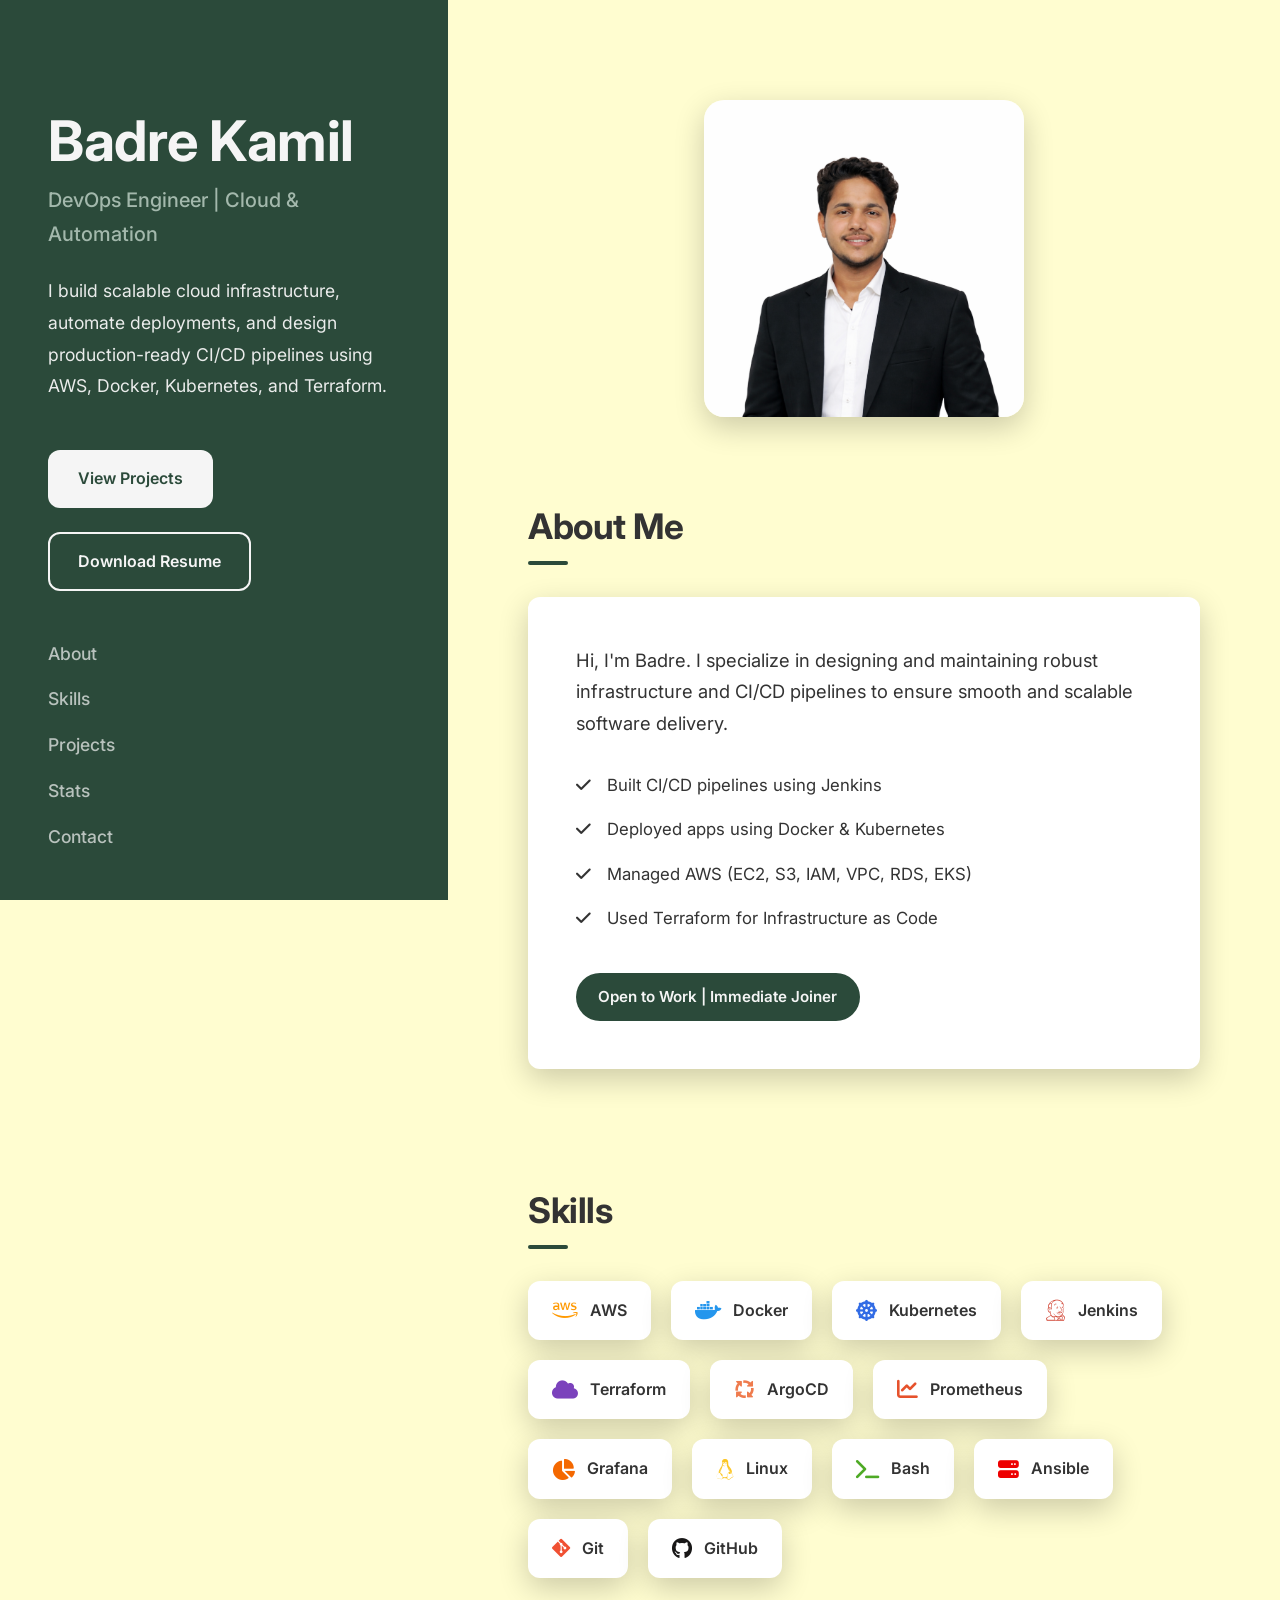
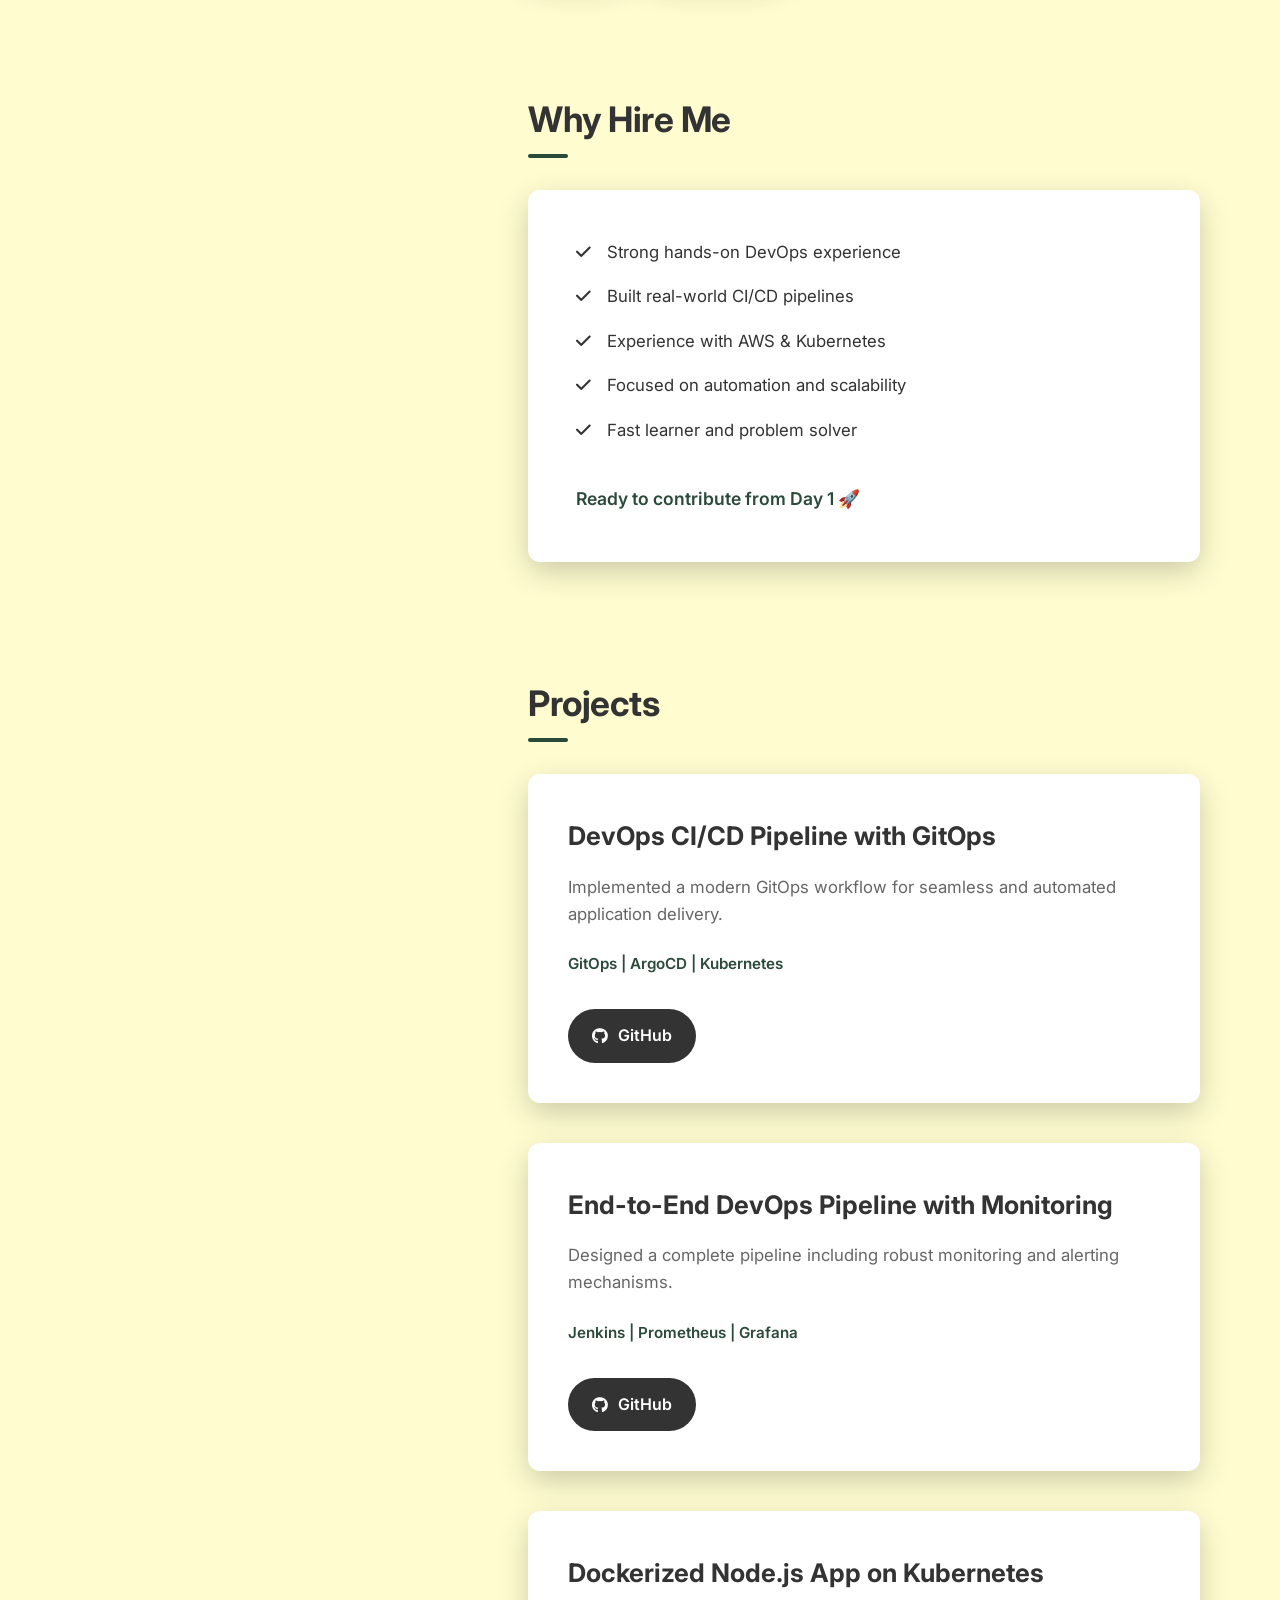
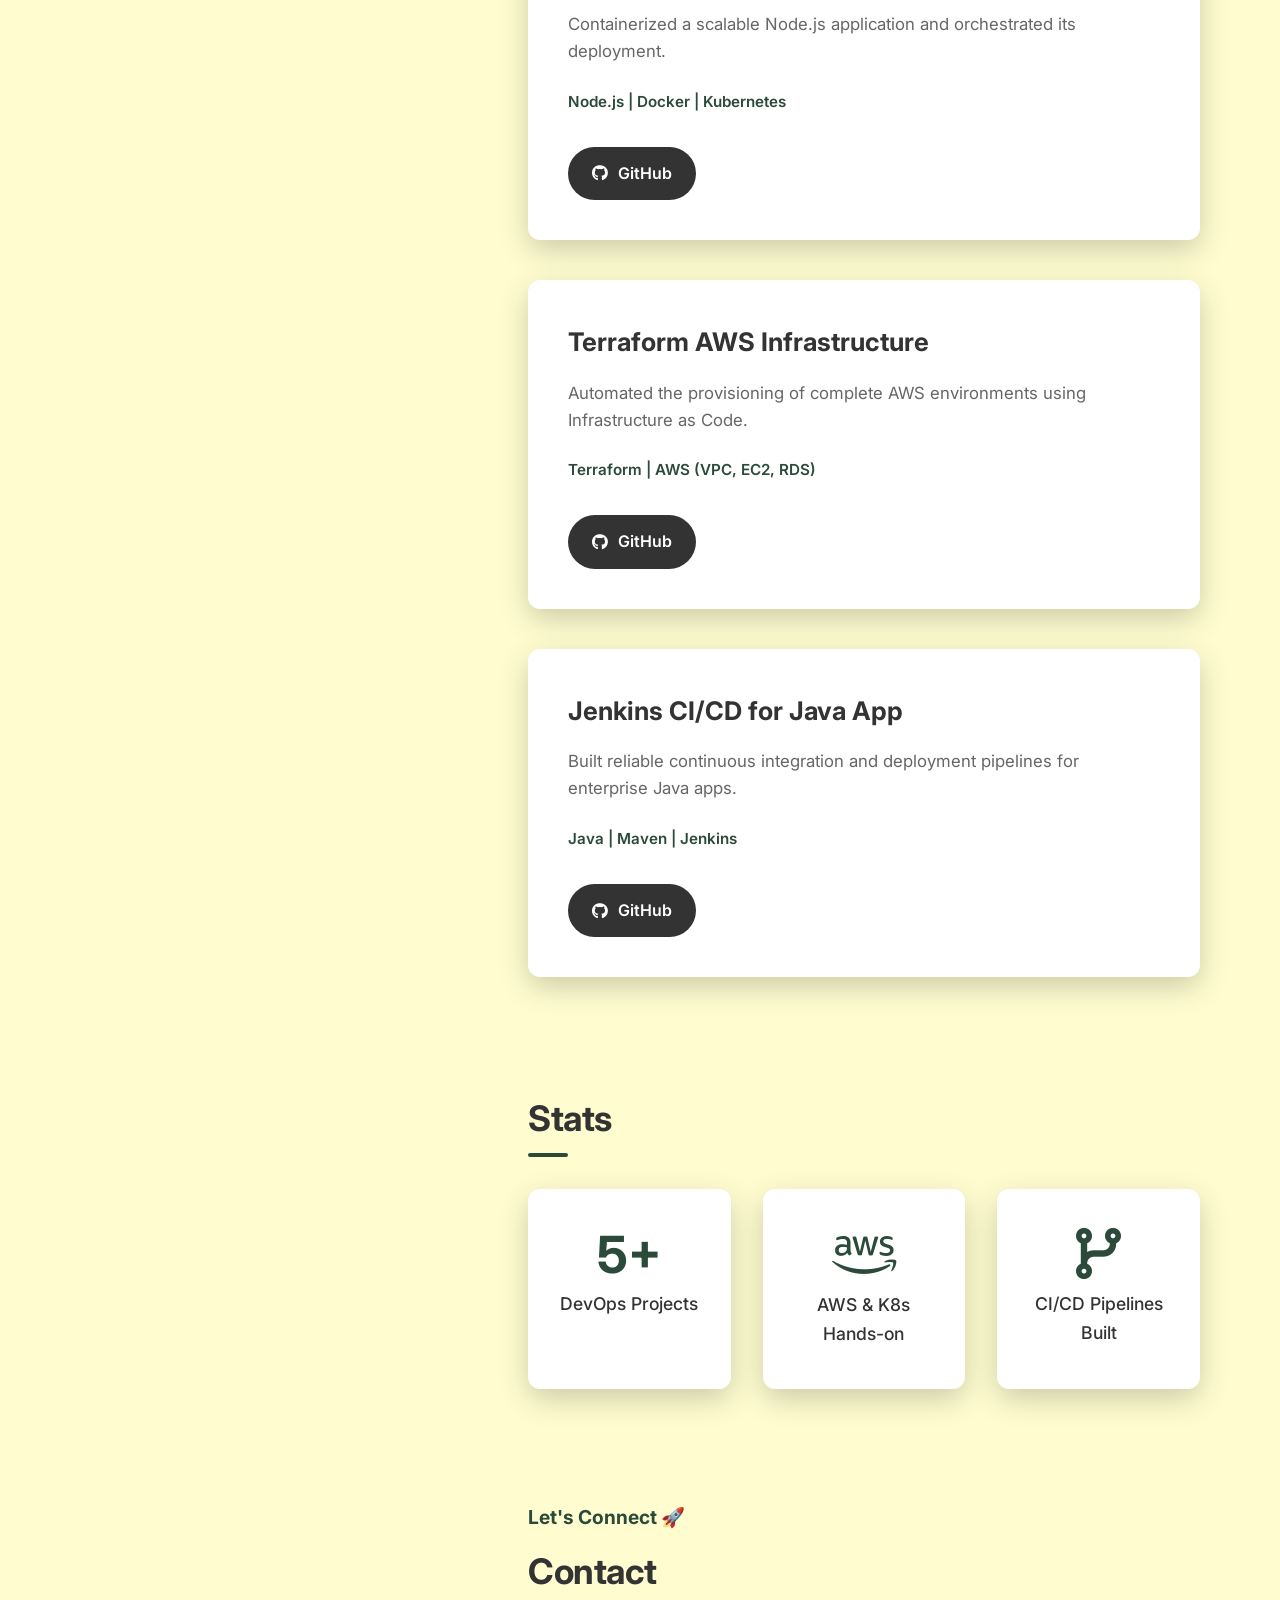
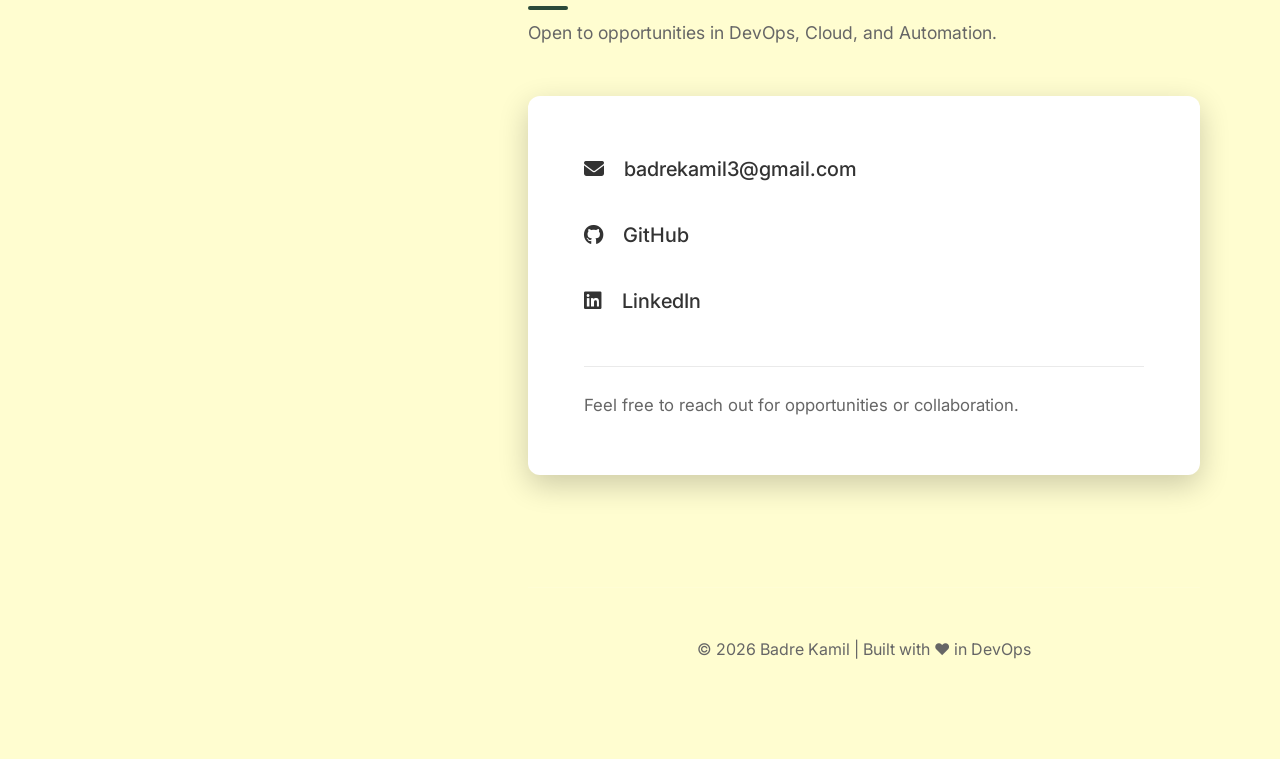
<file: index.html>
<!DOCTYPE html>
<html lang="en">
<head>
    <meta charset="UTF-8">
    <meta name="viewport" content="width=device-width, initial-scale=1.0">
    <title>Badre Kamil - DevOps Engineer Portfolio</title>
    <meta name="description" content="Portfolio of Badre Kamil, a DevOps Engineer specializing in cloud infrastructure, CI/CD, AWS, Docker, Kubernetes, and Terraform.">
    
    <!-- Google Fonts: Inter -->
    <link rel="preconnect" href="https://fonts.googleapis.com">
    <link rel="preconnect" href="https://fonts.gstatic.com" crossorigin>
    <link href="https://fonts.googleapis.com/css2?family=Inter:wght@400;500;600;700&display=swap" rel="stylesheet">
    
    <!-- Font Awesome for Icons -->
    <link rel="stylesheet" href="https://cdnjs.cloudflare.com/ajax/libs/font-awesome/6.4.0/css/all.min.css">

    <link rel="stylesheet" href="style.css">
</head>
<body>

    <main class="container">
        <!-- Left Side (35%) -->
        <aside class="sidebar">
            <div class="sidebar-content">
                <header class="hero">
                    <h1 class="name">Badre Kamil</h1>
                    <h2 class="role">DevOps Engineer | Cloud & Automation</h2>
                    <p class="description">
                        I build scalable cloud infrastructure, automate deployments, and design production-ready CI/CD pipelines using AWS, Docker, Kubernetes, and Terraform.
                    </p>
                    <div class="hero-buttons">
                        <a href="#projects" class="btn btn-solid">View Projects</a>
                        <a href="resume.pdf" class="btn btn-outline" download target="_blank">Download Resume</a>
                    </div>
                </header>

                <nav class="desktop-nav">
                    <ul>
                        <li><a href="#about">About</a></li>
                        <li><a href="#skills">Skills</a></li>
                        <li><a href="#projects">Projects</a></li>
                        <li><a href="#stats">Stats</a></li>
                        <li><a href="#contact">Contact</a></li>
                    </ul>
                </nav>
            </div>
        </aside>

        <!-- Right Side (65%) -->
        <div class="content-area">
            
            <section id="hero-right" class="section hero-image-section reveal">
                <!-- Image for the right side of the hero -->
                <img src="kamil.png" alt="Badre Kamil Profile" class="hero-image">
            </section>

            <section id="about" class="section reveal">
                <h2 class="section-title">About Me</h2>
                <div class="card about-card">
                    <p class="intro">Hi, I'm Badre. I specialize in designing and maintaining robust infrastructure and CI/CD pipelines to ensure smooth and scalable software delivery.</p>
                    <ul class="bullet-points">
                        <li><i class="fa-solid fa-check"></i> Built CI/CD pipelines using Jenkins</li>
                        <li><i class="fa-solid fa-check"></i> Deployed apps using Docker & Kubernetes</li>
                        <li><i class="fa-solid fa-check"></i> Managed AWS (EC2, S3, IAM, VPC, RDS, EKS)</li>
                        <li><i class="fa-solid fa-check"></i> Used Terraform for Infrastructure as Code</li>
                    </ul>
                    <div class="badge">Open to Work | Immediate Joiner</div>
                </div>
            </section>

            <section id="skills" class="section reveal">
                <h2 class="section-title">Skills</h2>
                <div class="skills-grid">
                    <div class="skill-item" style="--brand-color: #FF9900;"><i class="fa-brands fa-aws"></i> AWS</div>
                    <div class="skill-item" style="--brand-color: #2496ED;"><i class="fa-brands fa-docker"></i> Docker</div>
                    <div class="skill-item" style="--brand-color: #326CE5;"><i class="fa-solid fa-dharmachakra"></i> Kubernetes</div>
                    <div class="skill-item" style="--brand-color: #D24939;"><i class="fa-brands fa-jenkins"></i> Jenkins</div>
                    <div class="skill-item" style="--brand-color: #7B42BC;"><i class="fa-solid fa-cloud"></i> Terraform</div>
                    <div class="skill-item" style="--brand-color: #EF7B4D;"><i class="fa-solid fa-arrows-spin"></i> ArgoCD</div>
                    <div class="skill-item" style="--brand-color: #E6522C;"><i class="fa-solid fa-chart-line"></i> Prometheus</div>
                    <div class="skill-item" style="--brand-color: #F46800;"><i class="fa-solid fa-chart-pie"></i> Grafana</div>
                    <div class="skill-item" style="--brand-color: #FCC624;"><i class="fa-brands fa-linux"></i> Linux</div>
                    <div class="skill-item" style="--brand-color: #4EAA25;"><i class="fa-solid fa-terminal"></i> Bash</div>
                    <div class="skill-item" style="--brand-color: #EE0000;"><i class="fa-solid fa-server"></i> Ansible</div>
                    <div class="skill-item" style="--brand-color: #F05032;"><i class="fa-brands fa-git-alt"></i> Git</div>
                    <div class="skill-item" style="--brand-color: #181717;"><i class="fa-brands fa-github"></i> GitHub</div>
                </div>
            </section>

            <section id="why-hire-me" class="section reveal">
                <h2 class="section-title">Why Hire Me</h2>
                <div class="card about-card">
                    <ul class="bullet-points">
                        <li><i class="fa-solid fa-check"></i> Strong hands-on DevOps experience</li>
                        <li><i class="fa-solid fa-check"></i> Built real-world CI/CD pipelines</li>
                        <li><i class="fa-solid fa-check"></i> Experience with AWS & Kubernetes</li>
                        <li><i class="fa-solid fa-check"></i> Focused on automation and scalability</li>
                        <li><i class="fa-solid fa-check"></i> Fast learner and problem solver</li>
                    </ul>
                    <div style="margin-top: 2rem; font-weight: 600; font-size: 1.1rem; color: var(--left-bg);">
                        Ready to contribute from Day 1 🚀
                    </div>
                </div>
            </section>

            <section id="projects" class="section reveal">
                <h2 class="section-title">Projects</h2>
                <div class="projects-list">
                    
                    <div class="card project-card">
                        <h3 class="project-title">DevOps CI/CD Pipeline with GitOps</h3>
                        <p class="project-desc">Implemented a modern GitOps workflow for seamless and automated application delivery.</p>
                        <div class="tech-stack">GitOps | ArgoCD | Kubernetes</div>
                        <a href="https://github.com" target="_blank" class="btn btn-github"><i class="fa-brands fa-github"></i> GitHub</a>
                    </div>

                    <div class="card project-card">
                        <h3 class="project-title">End-to-End DevOps Pipeline with Monitoring</h3>
                        <p class="project-desc">Designed a complete pipeline including robust monitoring and alerting mechanisms.</p>
                        <div class="tech-stack">Jenkins | Prometheus | Grafana</div>
                        <a href="https://github.com" target="_blank" class="btn btn-github"><i class="fa-brands fa-github"></i> GitHub</a>
                    </div>

                    <div class="card project-card">
                        <h3 class="project-title">Dockerized Node.js App on Kubernetes</h3>
                        <p class="project-desc">Containerized a scalable Node.js application and orchestrated its deployment.</p>
                        <div class="tech-stack">Node.js | Docker | Kubernetes</div>
                        <a href="https://github.com" target="_blank" class="btn btn-github"><i class="fa-brands fa-github"></i> GitHub</a>
                    </div>

                    <div class="card project-card">
                        <h3 class="project-title">Terraform AWS Infrastructure</h3>
                        <p class="project-desc">Automated the provisioning of complete AWS environments using Infrastructure as Code.</p>
                        <div class="tech-stack">Terraform | AWS (VPC, EC2, RDS)</div>
                        <a href="https://github.com" target="_blank" class="btn btn-github"><i class="fa-brands fa-github"></i> GitHub</a>
                    </div>

                    <div class="card project-card">
                        <h3 class="project-title">Jenkins CI/CD for Java App</h3>
                        <p class="project-desc">Built reliable continuous integration and deployment pipelines for enterprise Java apps.</p>
                        <div class="tech-stack">Java | Maven | Jenkins</div>
                        <a href="https://github.com" target="_blank" class="btn btn-github"><i class="fa-brands fa-github"></i> GitHub</a>
                    </div>

                </div>
            </section>

            <section id="stats" class="section reveal">
                <h2 class="section-title">Stats</h2>
                <div class="stats-grid">
                    <div class="card stat-card">
                        <div class="stat-number">5+</div>
                        <div class="stat-label">DevOps Projects</div>
                    </div>
                    <div class="card stat-card">
                        <div class="stat-number"><i class="fa-brands fa-aws"></i></div>
                        <div class="stat-label">AWS & K8s Hands-on</div>
                    </div>
                    <div class="card stat-card">
                        <div class="stat-number"><i class="fa-solid fa-code-branch"></i></div>
                        <div class="stat-label">CI/CD Pipelines Built</div>
                    </div>
                </div>
            </section>

            <section id="contact" class="section mb-large reveal">
                <div style="color: var(--left-bg); font-weight: 700; font-size: 1.2rem; margin-bottom: 0.5rem;">Let's Connect 🚀</div>
                <h2 class="section-title" style="margin-bottom: 1rem;">Contact</h2>
                <p style="font-size: 1.1rem; color: var(--text-light); margin-bottom: 3rem;">
                    Open to opportunities in DevOps, Cloud, and Automation.
                </p>
                <div class="card contact-card" style="padding: 3.5rem; gap: 2rem;">
                    <a href="mailto:badrekamil3@gmail.com" class="contact-link"><i class="fa-solid fa-envelope"></i> badrekamil3@gmail.com</a>
                    <a href="https://github.com" target="_blank" class="contact-link"><i class="fa-brands fa-github"></i> GitHub</a>
                    <a href="https://www.linkedin.com/in/badre-kamil" target="_blank" class="contact-link"><i class="fa-brands fa-linkedin"></i> LinkedIn</a>
                    
                    <p style="margin-top: 1rem; color: var(--text-light); font-size: 1.05rem; border-top: 1px solid #eaeaea; padding-top: 1.5rem;">
                        Feel free to reach out for opportunities or collaboration.
                    </p>
                </div>
            </section>

            <footer class="footer">
                <p>&copy; 2026 Badre Kamil | Built with ❤️ in DevOps</p>
            </footer>

        </div>
    </main>

    <script src="script.js" defer></script>
</body>
</html>
</file>
<file: style.css>
:root {
    --left-bg: #2B4A3A; /* Improved lighter premium green */
    --right-true-bg: #FFFDD0; /* Clean light cream background */
    --primary-color: #2B4A3A; 
    --text-main: #333333; /* Dark text for high contrast on cream bg */
    --text-white: #F5F5F5; /* Off-white for left sidebar readability */
    --text-light: #666666; /* Darker grey for descriptions */
    --card-bg: #FFFFFF; /* Clean white card layout */
    --border-radius: 12px;
    --font-main: 'Inter', sans-serif;
    --shadow-soft: 0 10px 30px rgba(0,0,0,0.2);
    --shadow-hover: 0 15px 40px rgba(0,0,0,0.3);
    --transition: all 0.3s ease;
}

* {
    margin: 0;
    padding: 0;
    box-sizing: border-box;
}

html {
    scroll-behavior: smooth;
}

body {
    font-family: var(--font-main);
    background-color: var(--right-true-bg);
    color: var(--text-main);
    line-height: 1.7; 
    overflow-x: hidden;
    animation: fadeInPage 0.8s ease-out forwards;
}

@keyframes fadeInPage {
    from { opacity: 0; }
    to { opacity: 1; }
}

.container {
    display: flex;
    min-height: 100vh;
}

/* Sidebar (Left Side 35%) */
.sidebar {
    width: 35%;
    background-color: var(--left-bg);
    color: var(--text-white);
    position: fixed;
    height: 100vh;
    display: flex;
    flex-direction: column;
    justify-content: flex-start; /* Fix for cutoff */
    padding: max(100px, 12vh) 3rem 4rem; /* Proper top padding for heading visibility */
    z-index: 10;
    overflow-y: auto; /* Prevent cutoff completely */
}

.sidebar-content {
    max-width: 420px;
    margin: 0 auto;
    animation: slideUpFade 0.8s ease-out forwards;
    display: flex;
    flex-direction: column;
    min-height: min-content;
}

@keyframes slideUpFade {
    from { opacity: 0; transform: translateY(20px); }
    to { opacity: 1; transform: translateY(0); }
}

.hero .name {
    font-size: 3.5rem;
    font-weight: 700;
    margin-bottom: 0.5rem;
    line-height: 1.2;
    letter-spacing: -0.5px;
    color: var(--text-white);
}

.hero .role {
    font-size: 1.25rem;
    font-weight: 500;
    color: #A3B8AC;
    margin-bottom: 1.5rem;
}

.hero .description {
    font-size: 1.1rem;
    color: var(--text-white);
    opacity: 0.95;
    margin-bottom: 3rem; 
    line-height: 1.8;
}

.hero-buttons {
    display: flex;
    gap: 1.5rem; /* Improved button spacing */
    margin-bottom: 3rem;
    flex-wrap: wrap; /* Safety for smaller screens */
}

.btn {
    display: inline-block;
    padding: 0.85rem 1.75rem;
    border-radius: var(--border-radius);
    text-decoration: none;
    font-weight: 600; 
    text-align: center;
    transition: var(--transition);
    border: 2px solid transparent;
}

.btn-solid {
    background-color: var(--text-white);
    color: var(--left-bg);
}

.btn-solid:hover {
    background-color: #FFFFFF;
    transform: translateY(-3px);
    box-shadow: 0 6px 20px rgba(0,0,0,0.15);
}

.btn-outline {
    background-color: transparent;
    color: var(--text-white);
    border-color: var(--text-white);
}

.btn-outline:hover {
    background-color: rgba(245, 245, 245, 0.1);
    transform: translateY(-3px);
}

.desktop-nav ul {
    list-style: none;
}

.desktop-nav li {
    margin-bottom: 1rem;
}

.desktop-nav a {
    color: var(--text-white);
    text-decoration: none;
    font-size: 1.1rem;
    font-weight: 500;
    opacity: 0.7;
    transition: var(--transition);
}

.desktop-nav a:hover, .desktop-nav a:focus {
    opacity: 1;
    transform: translateX(8px); 
    display: inline-block;
}

/* Main Content (Right Side 65%) */
.content-area {
    margin-left: 35%;
    width: 65%;
    padding: 100px 5rem 6rem; /* Balanced alignment with left side */
    background-color: var(--right-true-bg);
    min-height: 100vh;
}

.section {
    margin-bottom: 7rem; 
}

.section-title {
    font-size: 2.2rem;
    font-weight: 700;
    margin-bottom: 2.5rem;
    color: var(--text-main);
    position: relative;
    display: inline-block;
    letter-spacing: -0.5px;
}

.section-title::after {
    content: '';
    position: absolute;
    left: 0;
    bottom: -8px;
    width: 40px;
    height: 4px;
    background-color: var(--left-bg); /* Better contrast line */
    border-radius: 2px;
}

/* Scroll Reveal Classes */
.reveal {
    opacity: 0;
    transform: translateY(30px);
    transition: all 0.6s ease-out;
}

.reveal.active {
    opacity: 1;
    transform: translateY(0);
}

/* Hero Image Section (Right Side Profile) */
.hero-image-section {
    text-align: center;
    margin-bottom: 5rem;
    display: flex;
    justify-content: center;
}

.hero-image {
    width: 100%;
    max-width: 320px; /* 300px-350px instructed */
    height: auto;
    border-radius: 20px;
    object-fit: cover;
    box-shadow: 0 10px 30px rgba(0,0,0,0.2);
    transition: 0.3s ease;
}

.hero-image:hover {
    transform: scale(1.03);
}

/* Cards */
.card {
    background-color: var(--card-bg);
    padding: 3rem;
    border-radius: var(--border-radius);
    box-shadow: var(--shadow-soft);
    transition: var(--transition);
}

.card:hover {
    transform: translateY(-5px);
    box-shadow: var(--shadow-hover);
}

/* About Section */
.about-card .intro {
    font-size: 1.15rem;
    margin-bottom: 2rem;
    color: var(--text-main);
}

.bullet-points {
    list-style: none;
    margin-bottom: 2.5rem;
}

.bullet-points li {
    margin-bottom: 1rem;
    display: flex;
    align-items: center;
    gap: 1rem;
    font-size: 1.05rem;
}

.badge {
    display: inline-block;
    background-color: var(--left-bg);
    color: #F5F5F5;
    padding: 0.7rem 1.4rem;
    border-radius: 30px;
    font-size: 0.95rem;
    font-weight: 600;
}

/* Skills Section */
.skills-grid {
    display: flex;
    flex-wrap: wrap;
    gap: 1.25rem;
}

.skill-item {
    background-color: var(--card-bg);
    color: var(--text-main);
    padding: 1rem 1.5rem;
    border-radius: var(--border-radius);
    display: flex;
    align-items: center;
    gap: 0.75rem;
    font-weight: 600;
    box-shadow: var(--shadow-soft);
    transition: transform 0.3s ease, box-shadow 0.3s ease, background-color 0.3s ease;
}

.skill-item:hover {
    transform: translateY(-4px) scale(1.05);
    box-shadow: var(--shadow-hover);
    background-color: color-mix(in srgb, var(--brand-color) 8%, var(--card-bg));
}

.skill-item i {
    font-size: 1.3rem;
    color: var(--brand-color, var(--primary-color));
    transition: color 0.3s ease;
}

/* Projects Section */
.projects-list {
    display: grid;
    grid-template-columns: 1fr;
    gap: 2.5rem;
}

.project-card {
    padding: 2.5rem;
}

.project-title {
    font-size: 1.6rem;
    font-weight: 700;
    margin-bottom: 1rem;
}

.project-desc {
    color: var(--text-light); 
    line-height: 1.6;
    margin-bottom: 1.5rem;
    font-size: 1.05rem;
}

.tech-stack {
    font-size: 0.95rem;
    font-weight: 600;
    color: var(--left-bg); /* Pop on beige card */
    margin-bottom: 2rem;
}

.btn-github {
    background-color: #333;
    color: white;
    padding: 0.7rem 1.4rem;
    display: inline-flex;
    align-items: center;
    gap: 0.6rem;
    border-radius: 30px;
}

.btn-github:hover {
    background-color: #000;
    color: white;
    transform: translateY(-3px);
    box-shadow: var(--shadow-soft);
}

/* Stats Section */
.stats-grid {
    display: grid;
    grid-template-columns: repeat(3, 1fr);
    gap: 2rem;
}

.stat-card {
    text-align: center;
    padding: 2.5rem 1.5rem;
}

.stat-number {
    font-size: 3.2rem;
    font-weight: 700;
    color: var(--left-bg);
    margin-bottom: 0.5rem;
    line-height: 1;
}

.stat-label {
    font-size: 1.1rem;
    font-weight: 500;
}

/* Contact Section */
.contact-card {
    display: flex;
    flex-direction: column;
    gap: 1.5rem;
}

.contact-link {
    color: var(--text-main);
    text-decoration: none;
    display: flex;
    align-items: center;
    gap: 1.25rem;
    font-size: 1.25rem;
    font-weight: 500;
    transition: var(--transition);
}

.contact-link:hover {
    color: var(--left-bg);
    transform: translateX(5px);
}

.footer {
    text-align: center;
    padding-top: 3rem;
    border-top: 1px solid rgba(255,255,255,0.1);
    color: var(--text-light);
    font-size: 1rem;
}

/* Responsive Fixes */
@media (max-width: 1024px) {
    .container {
        flex-direction: column;
    }
    
    .sidebar {
        width: 100%;
        position: relative;
        height: auto;
        padding: 80px 2rem 4rem; /* Mobile padding fix */
        overflow-y: visible;
    }

    .sidebar-content {
        max-width: 100%;
        text-align: center;
    }

    .hero-buttons {
        justify-content: center;
    }

    .desktop-nav {
        display: none;
    }

    .content-area {
        margin-left: 0;
        width: 100%;
        padding: 4rem 2rem;
    }

    .stats-grid {
        grid-template-columns: 1fr;
    }
}
</file>
